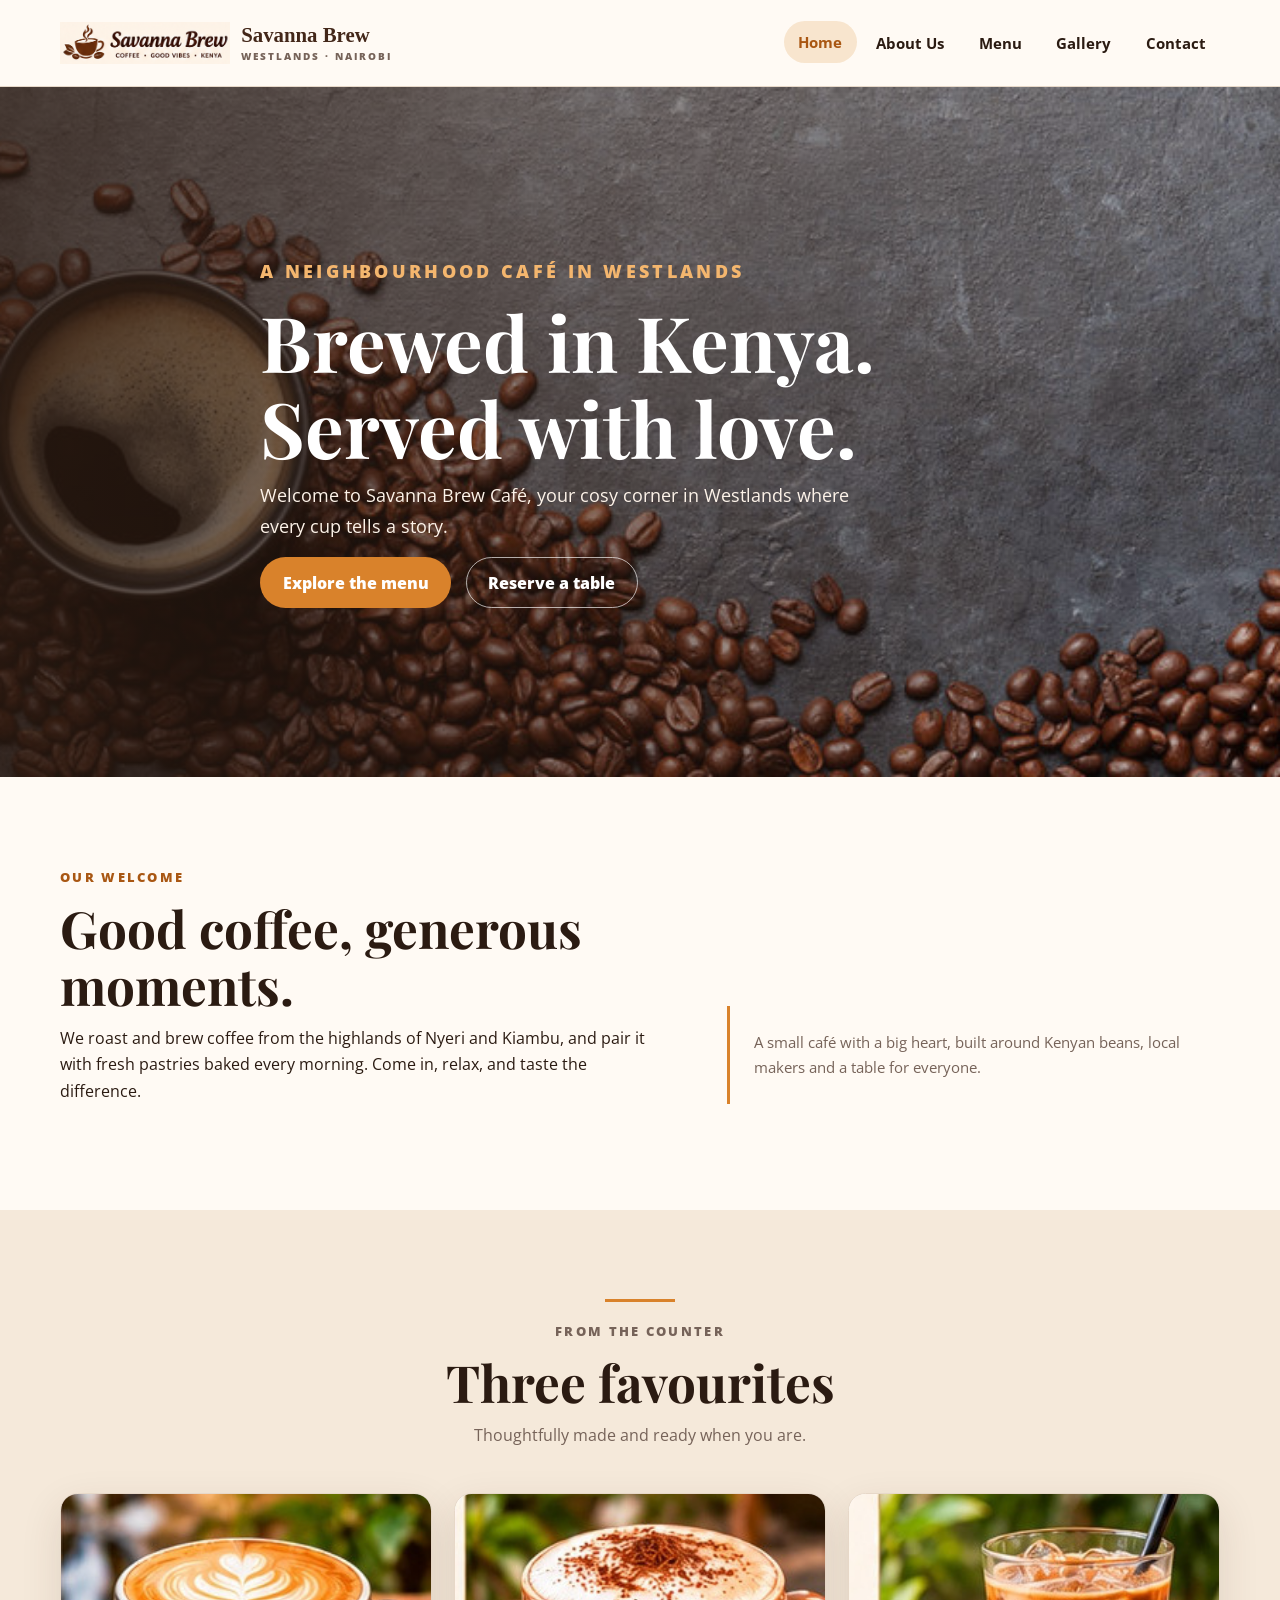
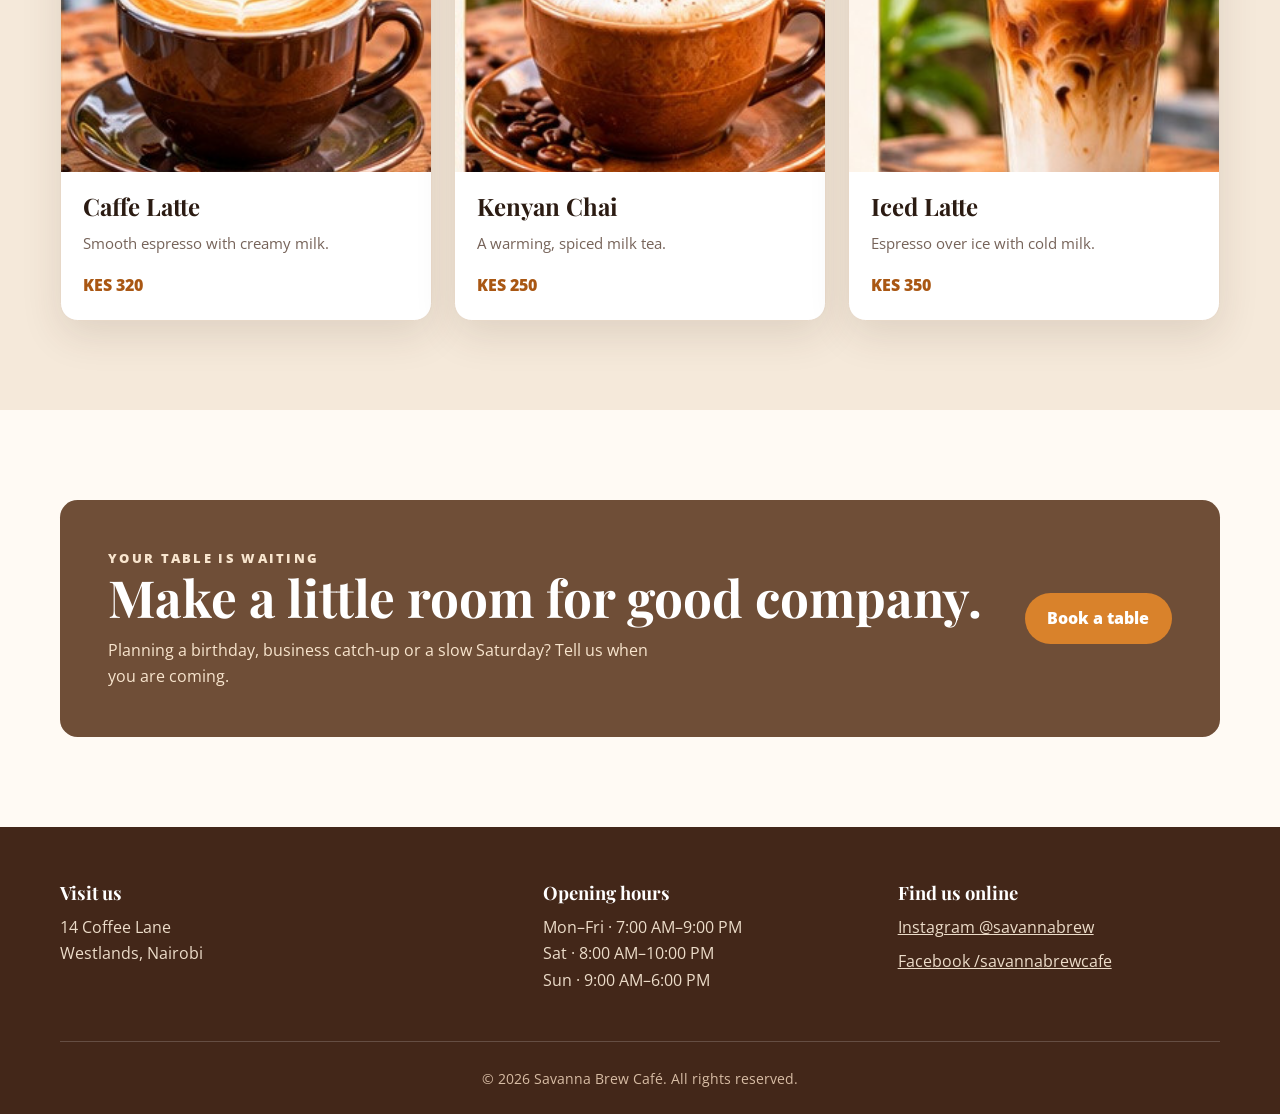
<file: index.html>
<!DOCTYPE html>
<html lang="en">
<head>
  <meta charset="UTF-8">
  <meta name="viewport" content="width=device-width, initial-scale=1.0">
  <title>Home | Savanna Brew Café</title>
  <link rel="preconnect" href="https://fonts.googleapis.com">
  <link rel="preconnect" href="https://fonts.gstatic.com" crossorigin>
  <link href="https://fonts.googleapis.com/css2?family=Open+Sans:wght@400;600;700;800&family=Playfair+Display:wght@600;700&display=swap" rel="stylesheet">
  <link rel="stylesheet" href="css/style.css">
</head>
<body>
  <header class="site-header"><div class="container nav-wrap">
    <a class="brand" href="index.html"><img class="brand-logo" src="resources/brand/savanna-brew-logo.png" alt="Savanna Brew Café logo"><span class="brand-copy"><span class="brand-name">Savanna Brew</span><span class="brand-subtitle">Westlands · Nairobi</span></span></a>
    <nav class="site-nav" aria-label="Main navigation"><a href="index.html" aria-current="page">Home</a><a href="about.html">About Us</a><a href="menu.html">Menu</a><a href="gallery.html">Gallery</a><a href="contact.html">Contact</a></nav>
  </div></header>
  <main>
    <section class="hero"><div class="container hero-content"><p class="eyebrow">A neighbourhood café in Westlands</p><h1>Brewed in Kenya. Served with love.</h1><p>Welcome to Savanna Brew Café, your cosy corner in Westlands where every cup tells a story.</p><div class="button-row"><a class="button" href="menu.html">Explore the menu</a><a class="button button--ghost" href="contact.html">Reserve a table</a></div></div></section>
    <section class="section"><div class="container intro"><div class="intro-copy"><p class="eyebrow">Our welcome</p><h2>Good coffee, generous moments.</h2><p>We roast and brew coffee from the highlands of Nyeri and Kiambu, and pair it with fresh pastries baked every morning. Come in, relax, and taste the difference.</p></div><p class="intro-note">A small café with a big heart, built around Kenyan beans, local makers and a table for everyone.</p></div></section>
    <section class="section section--tinted"><div class="container"><div class="section-heading"><div class="rule"></div><p class="eyebrow">From the counter</p><h2>Three favourites</h2><p>Thoughtfully made and ready when you are.</p></div><div class="card-grid">
      <article class="feature-card"><img src="resources/gallery/latte.jpg" alt="Latte with detailed foam art in a ceramic cup"><div class="feature-card-content"><h3>Caffe Latte</h3><p>Smooth espresso with creamy milk.</p><span class="feature-card-price">KES 320</span></div></article>
      <article class="feature-card"><img src="resources/gallery/cappuccino.jpg" alt="Freshly brewed cappuccino in a ceramic cup"><div class="feature-card-content"><h3>Kenyan Chai</h3><p>A warming, spiced milk tea.</p><span class="feature-card-price">KES 250</span></div></article>
      <article class="feature-card"><img src="resources/gallery/iced-latte.jpg" alt="Iced latte in a glass on a woven coaster"><div class="feature-card-content"><h3>Iced Latte</h3><p>Espresso over ice with cold milk.</p><span class="feature-card-price">KES 350</span></div></article>
    </div></div></section>
    <section class="section"><div class="container"><div class="cta-band"><div><p class="eyebrow">Your table is waiting</p><h2>Make a little room for good company.</h2><p>Planning a birthday, business catch-up or a slow Saturday? Tell us when you are coming.</p></div><a class="button" href="contact.html">Book a table</a></div></div></section>
  </main>
  <footer class="site-footer"><div class="container footer-grid"><div><h3>Visit us</h3><p>14 Coffee Lane<br>Westlands, Nairobi</p></div><div><h3>Opening hours</h3><p>Mon–Fri · 7:00 AM–9:00 PM<br>Sat · 8:00 AM–10:00 PM<br>Sun · 9:00 AM–6:00 PM</p></div><div><h3>Find us online</h3><ul class="footer-links"><li><a href="https://www.instagram.com/" target="_blank" rel="noopener">Instagram @savannabrew</a></li><li><a href="https://www.facebook.com/" target="_blank" rel="noopener">Facebook /savannabrewcafe</a></li></ul></div></div><div class="container copyright">© 2026 Savanna Brew Café. All rights reserved.</div></footer>
</body>
</html>
</file>
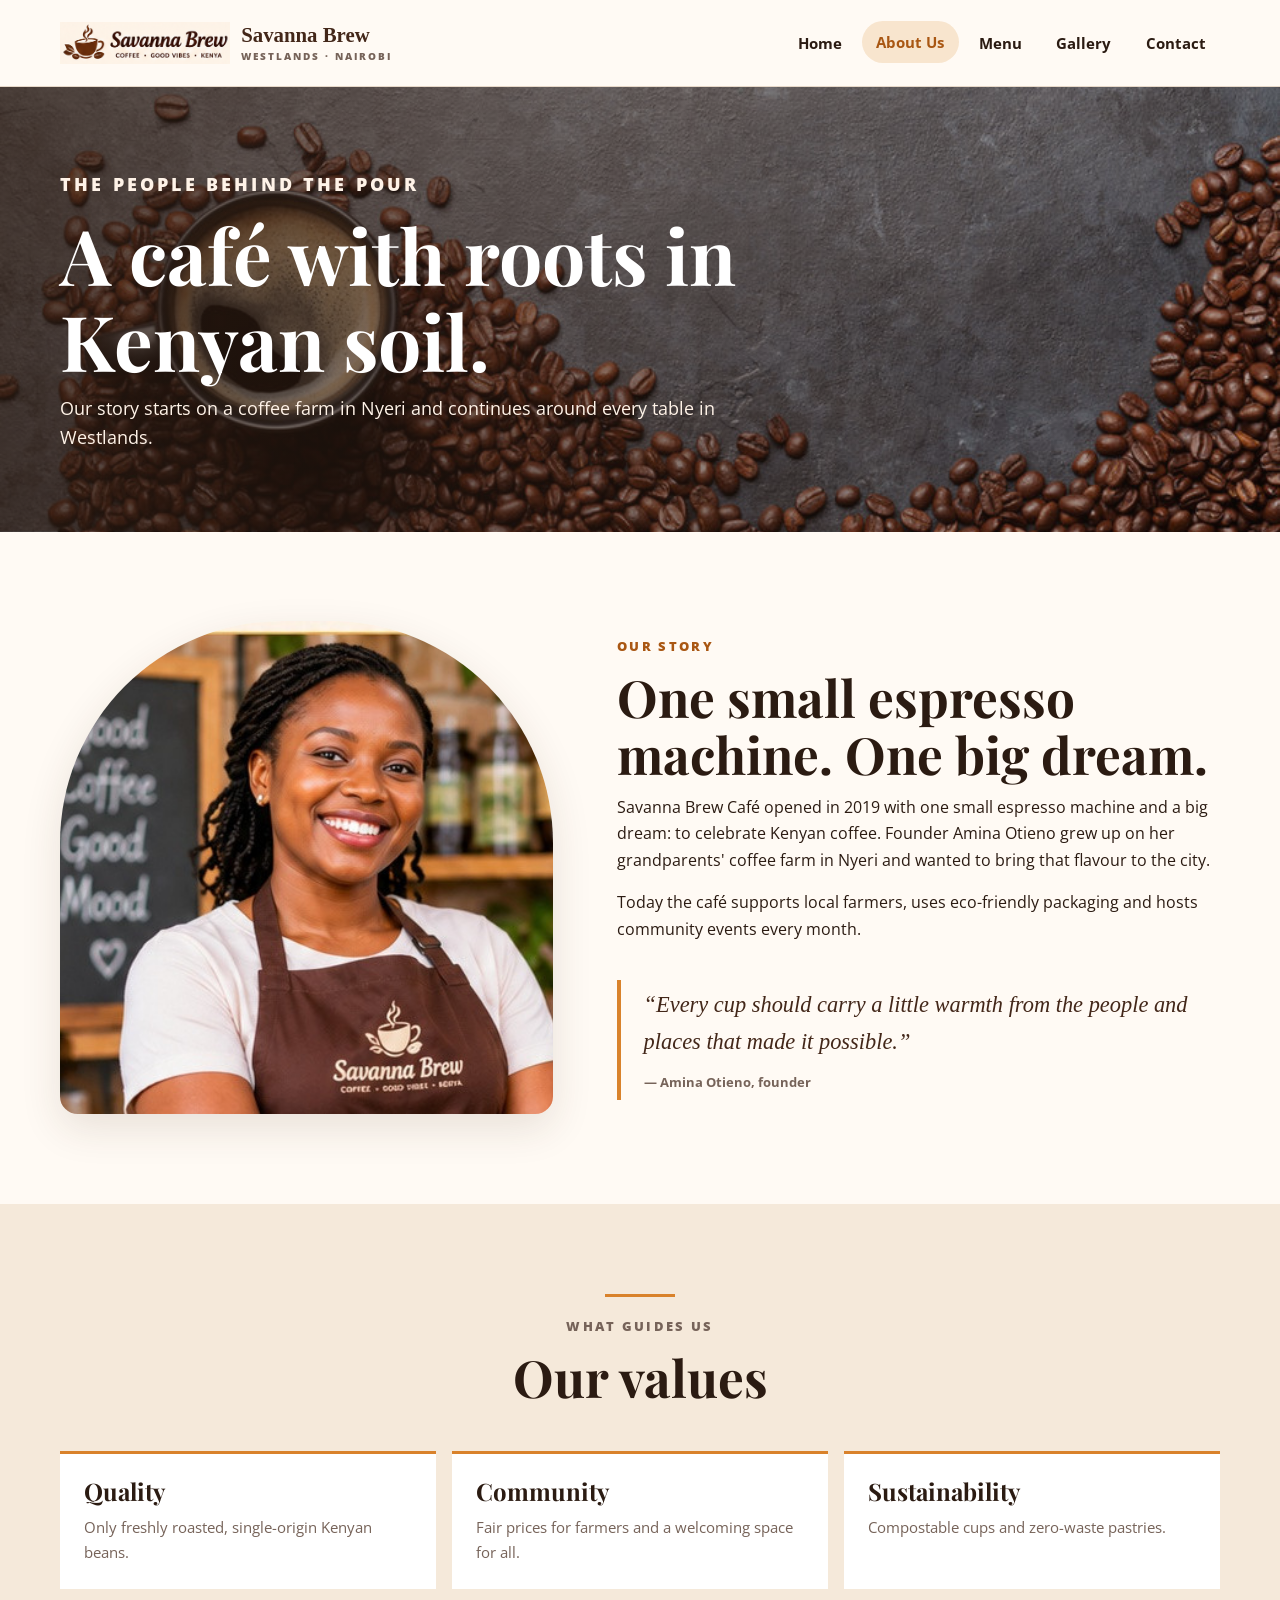
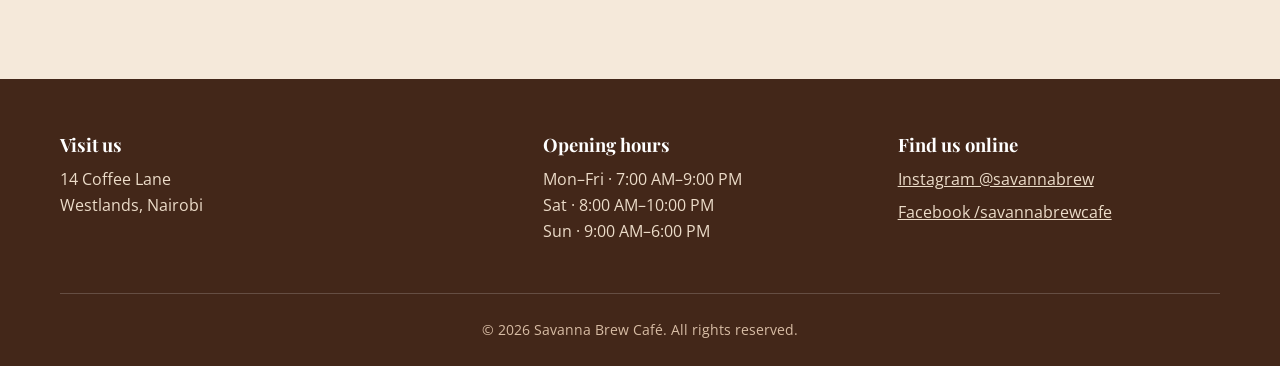
<file: about.html>
<!DOCTYPE html>
<html lang="en">
<head><meta charset="UTF-8"><meta name="viewport" content="width=device-width, initial-scale=1.0"><title>About Us | Savanna Brew Café</title><link rel="preconnect" href="https://fonts.googleapis.com"><link rel="preconnect" href="https://fonts.gstatic.com" crossorigin><link href="https://fonts.googleapis.com/css2?family=Open+Sans:wght@400;600;700;800&family=Playfair+Display:wght@600;700&display=swap" rel="stylesheet"><link rel="stylesheet" href="css/style.css"></head>
<body><header class="site-header"><div class="container nav-wrap"><a class="brand" href="index.html"><img class="brand-logo" src="resources/brand/savanna-brew-logo.png" alt="Savanna Brew Café logo"><span class="brand-copy"><span class="brand-name">Savanna Brew</span><span class="brand-subtitle">Westlands · Nairobi</span></span></a><nav class="site-nav" aria-label="Main navigation"><a href="index.html">Home</a><a href="about.html" aria-current="page">About Us</a><a href="menu.html">Menu</a><a href="gallery.html">Gallery</a><a href="contact.html">Contact</a></nav></div></header>
<main><section class="page-hero page-hero--image page-hero--about"><div class="container"><p class="eyebrow">The people behind the pour</p><h1>A café with roots in Kenyan soil.</h1><p>Our story starts on a coffee farm in Nyeri and continues around every table in Westlands.</p></div></section><section class="section"><div class="container split"><img class="owner-image" src="resources/about/founder-portrait.jpg" alt="Smiling café owner standing behind a coffee counter"><div><p class="eyebrow">Our story</p><h2>One small espresso machine. One big dream.</h2><p>Savanna Brew Café opened in 2019 with one small espresso machine and a big dream: to celebrate Kenyan coffee. Founder Amina Otieno grew up on her grandparents' coffee farm in Nyeri and wanted to bring that flavour to the city.</p><p>Today the café supports local farmers, uses eco-friendly packaging and hosts community events every month.</p><blockquote>“Every cup should carry a little warmth from the people and places that made it possible.”<cite>— Amina Otieno, founder</cite></blockquote></div></div></section><section class="section section--tinted"><div class="container"><div class="section-heading"><div class="rule"></div><p class="eyebrow">What guides us</p><h2>Our values</h2></div><div class="values-grid"><article class="value-card"><h3>Quality</h3><p>Only freshly roasted, single-origin Kenyan beans.</p></article><article class="value-card"><h3>Community</h3><p>Fair prices for farmers and a welcoming space for all.</p></article><article class="value-card"><h3>Sustainability</h3><p>Compostable cups and zero-waste pastries.</p></article></div></div></section></main>
<footer class="site-footer"><div class="container footer-grid"><div><h3>Visit us</h3><p>14 Coffee Lane<br>Westlands, Nairobi</p></div><div><h3>Opening hours</h3><p>Mon–Fri · 7:00 AM–9:00 PM<br>Sat · 8:00 AM–10:00 PM<br>Sun · 9:00 AM–6:00 PM</p></div><div><h3>Find us online</h3><ul class="footer-links"><li><a href="https://www.instagram.com/" target="_blank" rel="noopener">Instagram @savannabrew</a></li><li><a href="https://www.facebook.com/" target="_blank" rel="noopener">Facebook /savannabrewcafe</a></li></ul></div></div><div class="container copyright">© 2026 Savanna Brew Café. All rights reserved.</div></footer></body></html>
</file>
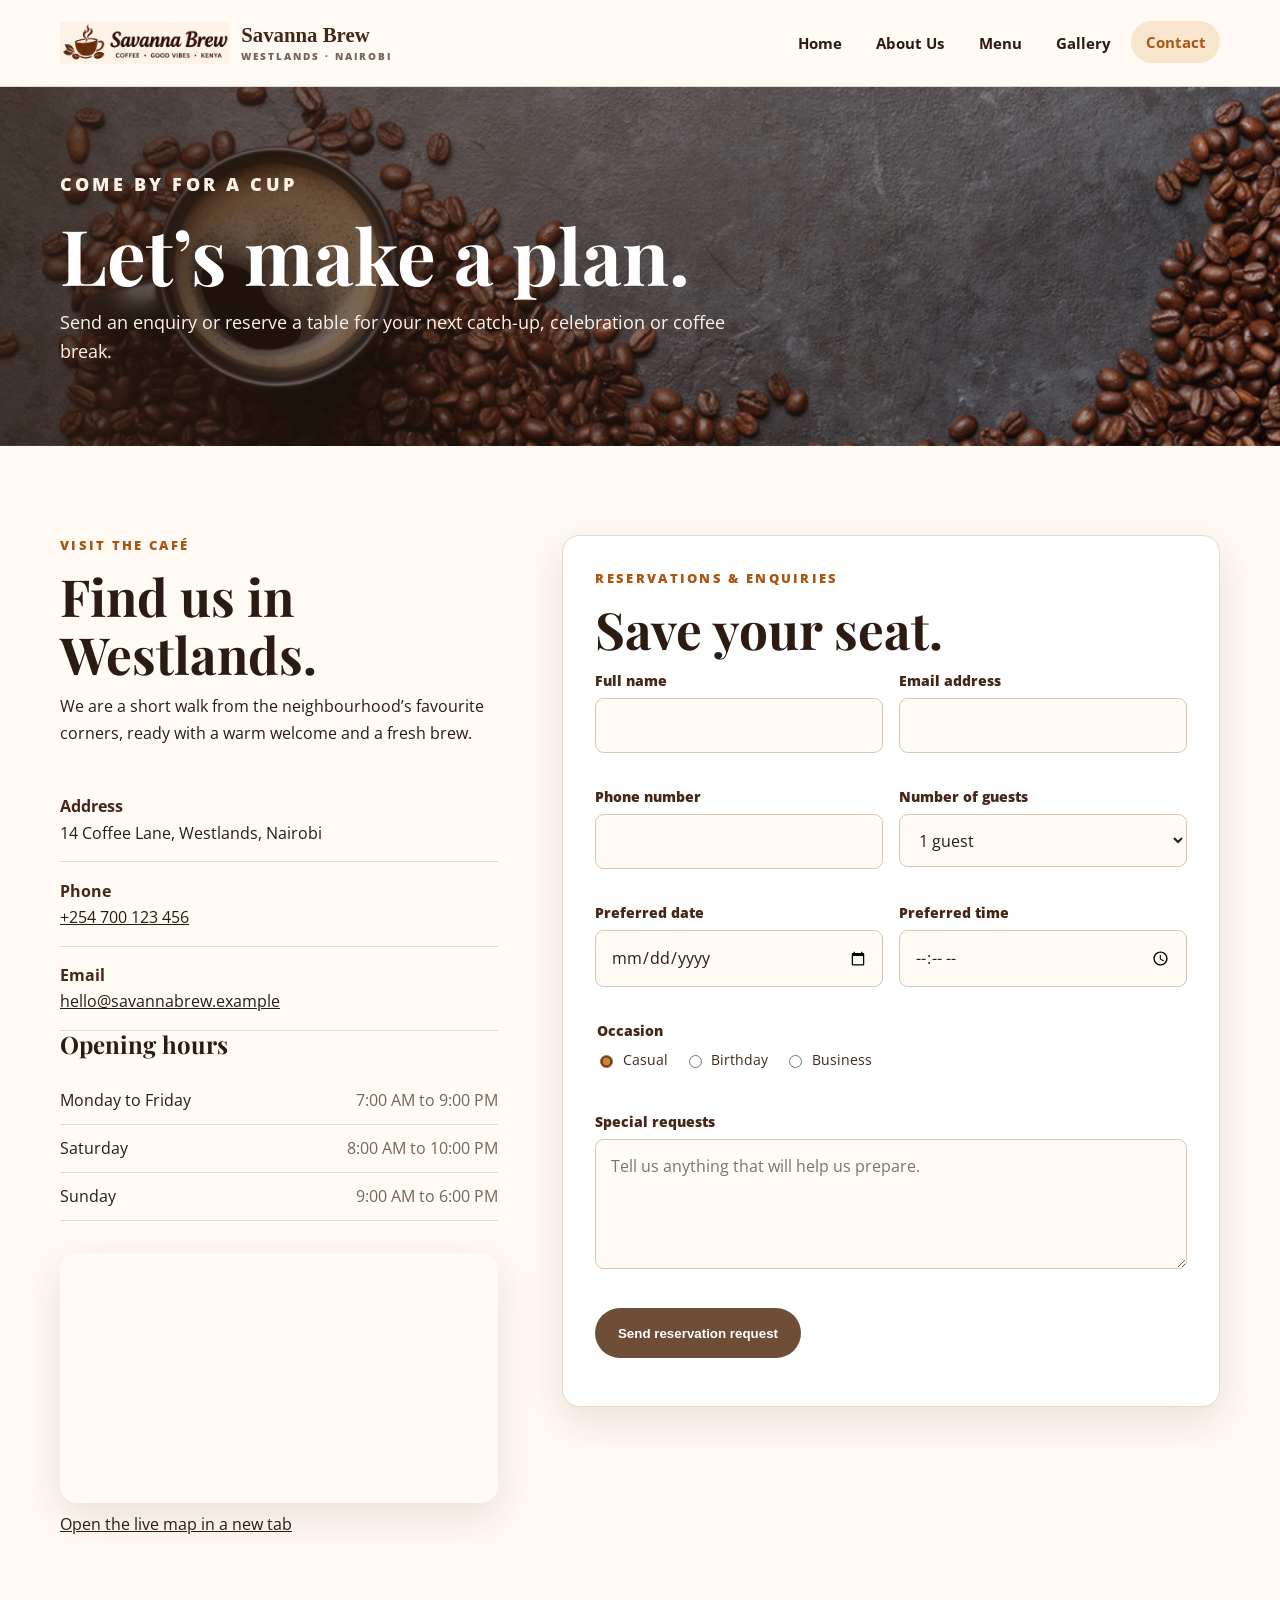
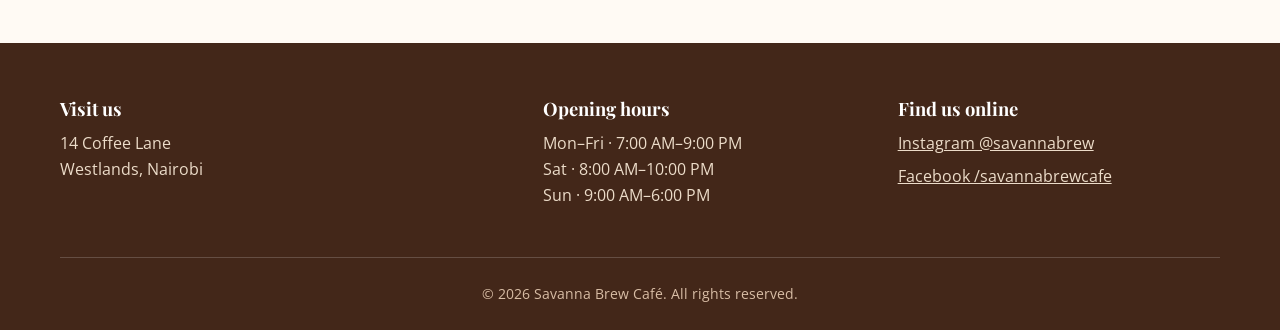
<file: contact.html>
<!DOCTYPE html>
<html lang="en">
<head>
  <meta charset="UTF-8">
  <meta name="viewport" content="width=device-width, initial-scale=1.0">
  <title>Contact & Reservations | Savanna Brew Café</title>
  <link rel="preconnect" href="https://fonts.googleapis.com">
  <link rel="preconnect" href="https://fonts.gstatic.com" crossorigin>
  <link href="https://fonts.googleapis.com/css2?family=Open+Sans:wght@400;600;700;800&family=Playfair+Display:wght@600;700&display=swap" rel="stylesheet">
  <link rel="stylesheet" href="css/style.css">
</head>
<body>
  <header class="site-header"><div class="container nav-wrap">
    <a class="brand" href="index.html"><img class="brand-logo" src="resources/brand/savanna-brew-logo.png" alt="Savanna Brew Café logo"><span class="brand-copy"><span class="brand-name">Savanna Brew</span><span class="brand-subtitle">Westlands · Nairobi</span></span></a>
    <nav class="site-nav" aria-label="Main navigation"><a href="index.html">Home</a><a href="about.html">About Us</a><a href="menu.html">Menu</a><a href="gallery.html">Gallery</a><a href="contact.html" aria-current="page">Contact</a></nav>
  </div></header>
  <main>
    <section class="page-hero page-hero--image page-hero--contact"><div class="container"><p class="eyebrow">Come by for a cup</p><h1>Let’s make a plan.</h1><p>Send an enquiry or reserve a table for your next catch-up, celebration or coffee break.</p></div></section>
    <section class="section"><div class="container contact-grid">
      <div>
        <p class="eyebrow">Visit the café</p><h2>Find us in Westlands.</h2><p>We are a short walk from the neighbourhood’s favourite corners, ready with a warm welcome and a fresh brew.</p>
        <ul class="contact-list"><li><strong>Address</strong>14 Coffee Lane, Westlands, Nairobi</li><li><strong>Phone</strong><a href="tel:+254700123456">+254 700 123 456</a></li><li><strong>Email</strong><a href="mailto:hello@savannabrew.example">hello@savannabrew.example</a></li></ul>
        <h3>Opening hours</h3><table class="hours-table"><tbody><tr><td>Monday to Friday</td><td>7:00 AM to 9:00 PM</td></tr><tr><td>Saturday</td><td>8:00 AM to 10:00 PM</td></tr><tr><td>Sunday</td><td>9:00 AM to 6:00 PM</td></tr></tbody></table>
        <iframe class="map-frame" title="Live map of Westlands, Nairobi" src="https://www.openstreetmap.org/export/embed.html?bbox=36.7800%2C-1.2700%2C36.8300%2C-1.2300&amp;layer=mapnik&amp;marker=-1.2500%2C36.8050" loading="lazy"></iframe>
        <p><a href="https://www.openstreetmap.org/?mlat=-1.2500&amp;mlon=36.8050#map=14/-1.2500/36.8050" target="_blank" rel="noopener">Open the live map in a new tab</a></p>
      </div>
      <form class="reservation-form" action="#" method="post"><p class="eyebrow">Reservations & enquiries</p><h2>Save your seat.</h2><div class="form-grid"><div class="form-group"><label for="name">Full name</label><input id="name" name="name" type="text" required></div><div class="form-group"><label for="email">Email address</label><input id="email" name="email" type="email" required></div><div class="form-group"><label for="phone">Phone number</label><input id="phone" name="phone" type="tel"></div><div class="form-group"><label for="guests">Number of guests</label><select id="guests" name="guests"><option value="1">1 guest</option><option value="2">2 guests</option><option value="3">3 guests</option><option value="4">4 guests</option><option value="5">5 guests</option><option value="6">6 guests</option><option value="7">7 guests</option><option value="8">8 guests</option><option value="9">9 guests</option><option value="10">10 guests</option></select></div><div class="form-group"><label for="date">Preferred date</label><input id="date" name="date" type="date" required></div><div class="form-group"><label for="time">Preferred time</label><input id="time" name="time" type="time" required></div><fieldset class="form-group form-group--full"><legend>Occasion</legend><div class="radio-row"><label class="radio-option"><input type="radio" name="occasion" value="casual" checked> Casual</label><label class="radio-option"><input type="radio" name="occasion" value="birthday"> Birthday</label><label class="radio-option"><input type="radio" name="occasion" value="business"> Business</label></div></fieldset><div class="form-group form-group--full"><label for="requests">Special requests</label><textarea id="requests" name="requests" placeholder="Tell us anything that will help us prepare."></textarea></div><div class="form-group form-group--full"><button class="button button--dark" type="submit">Send reservation request</button></div></div></form>
    </div></section>
  </main>
  <footer class="site-footer"><div class="container footer-grid"><div><h3>Visit us</h3><p>14 Coffee Lane<br>Westlands, Nairobi</p></div><div><h3>Opening hours</h3><p>Mon–Fri · 7:00 AM–9:00 PM<br>Sat · 8:00 AM–10:00 PM<br>Sun · 9:00 AM–6:00 PM</p></div><div><h3>Find us online</h3><ul class="footer-links"><li><a href="https://www.instagram.com/" target="_blank" rel="noopener">Instagram @savannabrew</a></li><li><a href="https://www.facebook.com/" target="_blank" rel="noopener">Facebook /savannabrewcafe</a></li></ul></div></div><div class="container copyright">© 2026 Savanna Brew Café. All rights reserved.</div></footer>
</body>
</html>
</file>
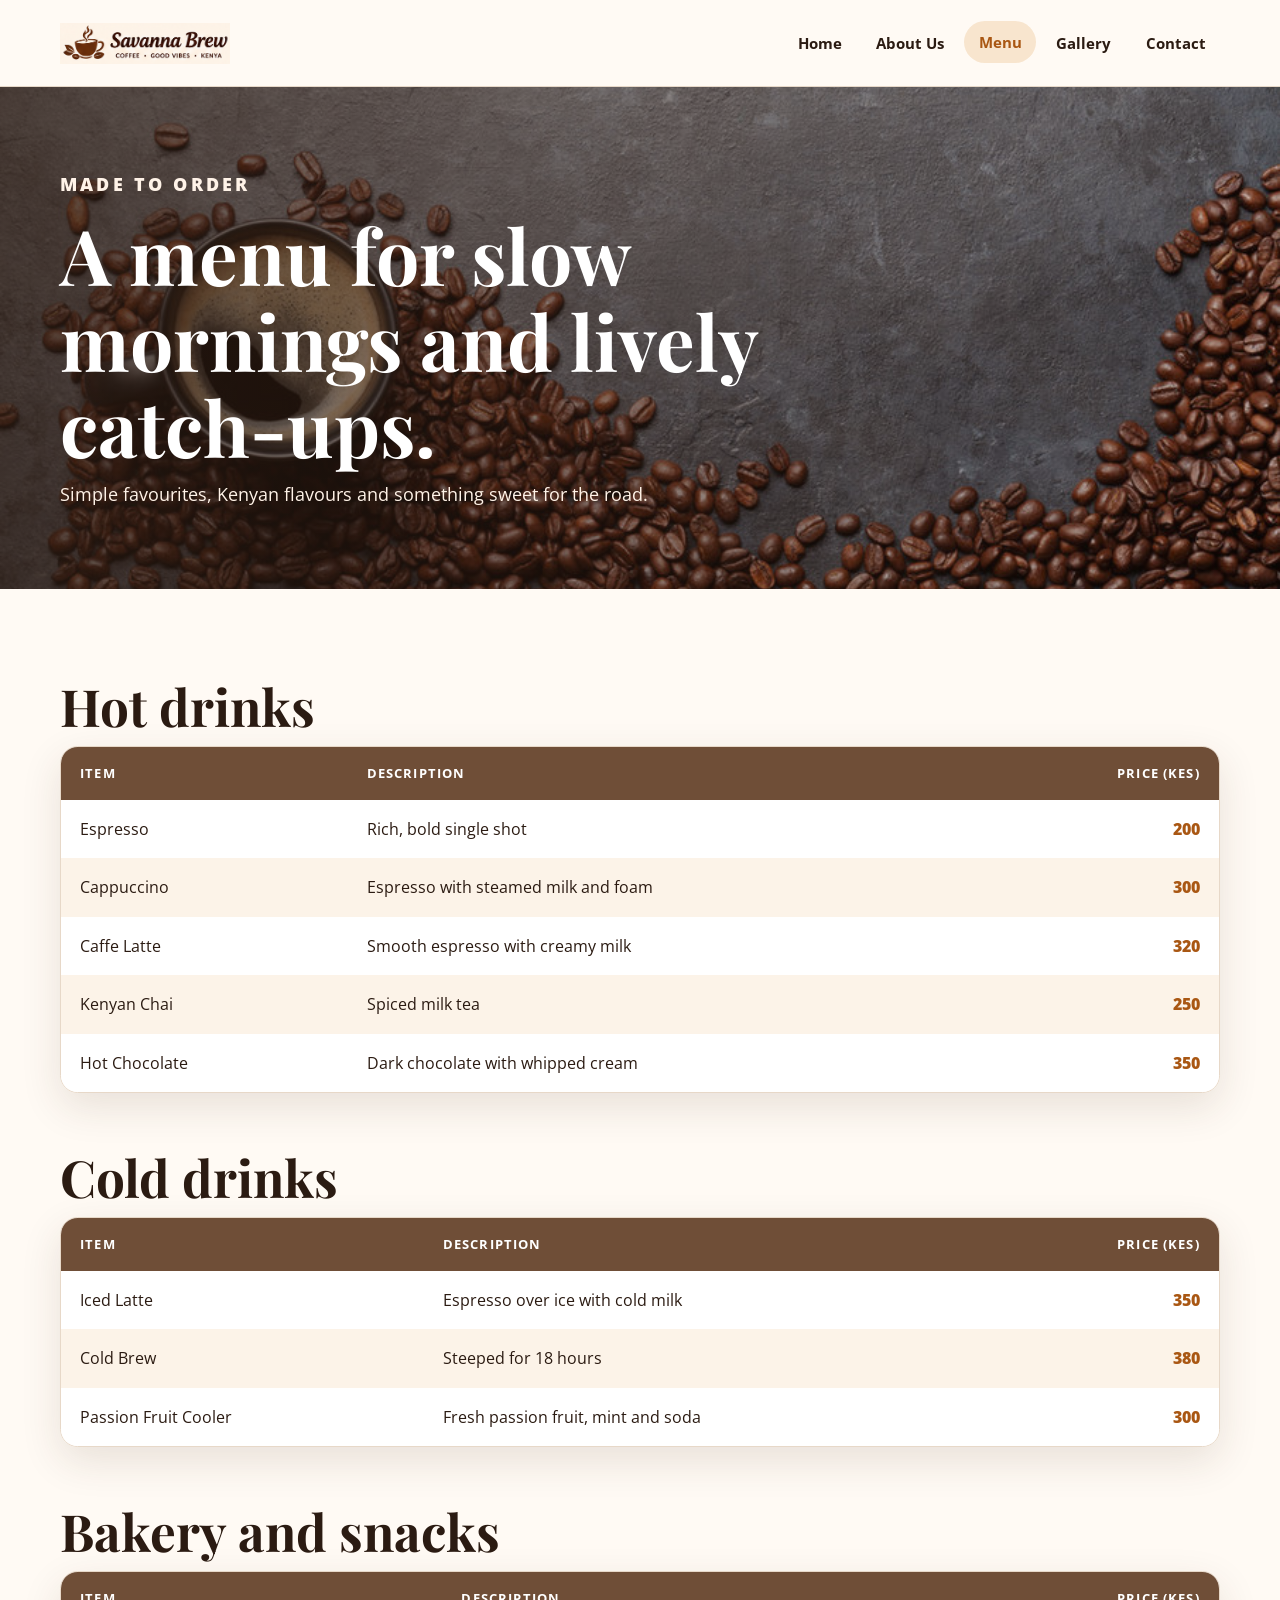
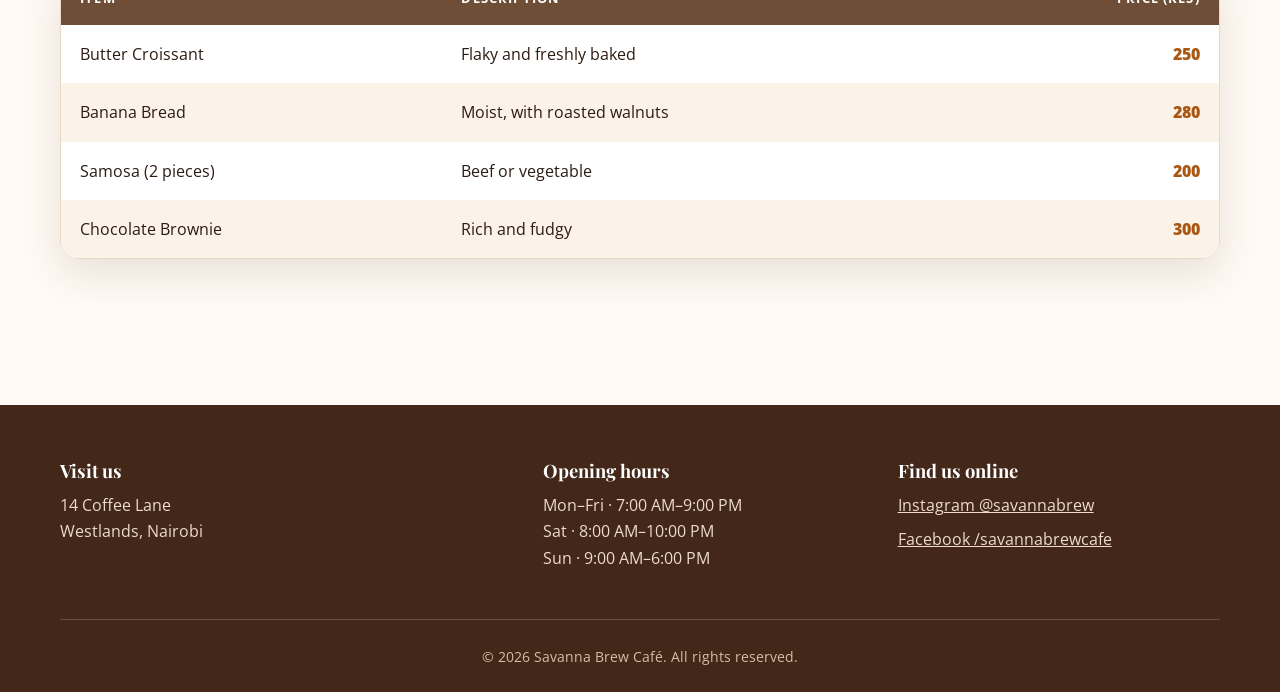
<file: menu.html>
<!DOCTYPE html>
<html lang="en">
<head><meta charset="UTF-8"><meta name="viewport" content="width=device-width, initial-scale=1.0"><title>Menu | Savanna Brew Café</title><link rel="preconnect" href="https://fonts.googleapis.com"><link rel="preconnect" href="https://fonts.gstatic.com" crossorigin><link href="https://fonts.googleapis.com/css2?family=Open+Sans:wght@400;600;700;800&family=Playfair+Display:wght@600;700&display=swap" rel="stylesheet"><link rel="stylesheet" href="css/style.css"></head>
<body><header class="site-header"><div class="container nav-wrap"><a class="brand" href="index.html"><span class="brand-mark" aria-hidden="true">☕</span><span class="brand-copy"><span class="brand-name">Savanna Brew</span><span class="brand-subtitle">Westlands · Nairobi</span></span></a><nav class="site-nav" aria-label="Main navigation"><a href="index.html">Home</a><a href="about.html">About Us</a><a href="menu.html" aria-current="page">Menu</a><a href="gallery.html">Gallery</a><a href="contact.html">Contact</a></nav></div></header>
<main><section class="page-hero"><div class="container"><p class="eyebrow">Made to order</p><h1>A menu for slow mornings and lively catch-ups.</h1><p>Simple favourites, Kenyan flavours and something sweet for the road.</p></div></section><section class="section"><div class="container"><section class="menu-section"><h2>Hot drinks</h2><div class="table-wrap"><table class="menu-table"><thead><tr><th scope="col">Item</th><th scope="col">Description</th><th scope="col">Price (KES)</th></tr></thead><tbody><tr><td>Espresso</td><td>Rich, bold single shot</td><td>200</td></tr><tr><td>Cappuccino</td><td>Espresso with steamed milk and foam</td><td>300</td></tr><tr><td>Caffe Latte</td><td>Smooth espresso with creamy milk</td><td>320</td></tr><tr><td>Kenyan Chai</td><td>Spiced milk tea</td><td>250</td></tr><tr><td>Hot Chocolate</td><td>Dark chocolate with whipped cream</td><td>350</td></tr></tbody></table></div></section><section class="menu-section"><h2>Cold drinks</h2><div class="table-wrap"><table class="menu-table"><thead><tr><th scope="col">Item</th><th scope="col">Description</th><th scope="col">Price (KES)</th></tr></thead><tbody><tr><td>Iced Latte</td><td>Espresso over ice with cold milk</td><td>350</td></tr><tr><td>Cold Brew</td><td>Steeped for 18 hours</td><td>380</td></tr><tr><td>Passion Fruit Cooler</td><td>Fresh passion fruit, mint and soda</td><td>300</td></tr></tbody></table></div></section><section class="menu-section"><h2>Bakery and snacks</h2><div class="table-wrap"><table class="menu-table"><thead><tr><th scope="col">Item</th><th scope="col">Description</th><th scope="col">Price (KES)</th></tr></thead><tbody><tr><td>Butter Croissant</td><td>Flaky and freshly baked</td><td>250</td></tr><tr><td>Banana Bread</td><td>Moist, with roasted walnuts</td><td>280</td></tr><tr><td>Samosa (2 pieces)</td><td>Beef or vegetable</td><td>200</td></tr><tr><td>Chocolate Brownie</td><td>Rich and fudgy</td><td>300</td></tr></tbody></table></div></section></div></section></main>
<footer class="site-footer"><div class="container footer-grid"><div><h3>Visit us</h3><p>14 Coffee Lane<br>Westlands, Nairobi</p></div><div><h3>Opening hours</h3><p>Mon–Fri · 7:00 AM–9:00 PM<br>Sat · 8:00 AM–10:00 PM<br>Sun · 9:00 AM–6:00 PM</p></div><div><h3>Find us online</h3><ul class="footer-links"><li><a href="https://www.instagram.com/" target="_blank" rel="noopener">Instagram @savannabrew</a></li><li><a href="https://www.facebook.com/" target="_blank" rel="noopener">Facebook /savannabrewcafe</a></li></ul></div></div><div class="container copyright">© 2026 Savanna Brew Café. All rights reserved.</div></footer></body></html>
</file>
<file: css/style.css>
/* ------------------------------
   Savanna Brew design tokens
--------------------------------- */
:root {
  --coffee: #6f4e37;
  --coffee-dark: #432719;
  --cream: #f5e9da;
  --cream-light: #fffaf4;
  --orange: #d9822b;
  --orange-dark: #a95713;
  --ink: #2b1b12;
  --muted: #766359;
  --line: #e7d8c8;
  --shadow: 0 14px 40px rgba(67, 39, 25, 0.12);
  --radius: 1.1rem;
}

/* Base */
* { box-sizing: border-box; }
html { scroll-behavior: smooth; }
body {
  margin: 0;
  color: var(--ink);
  background: var(--cream-light);
  font-family: "Open Sans", Arial, sans-serif;
  font-size: 16px;
  line-height: 1.65;
}
img { display: block; max-width: 100%; }
a { color: inherit; }
a:hover, a:focus-visible { color: var(--orange-dark); }
:focus-visible { outline: 3px solid var(--orange); outline-offset: 4px; }
h1, h2, h3, h4 { margin: 0 0 0.65rem; font-family: "Playfair Display", Georgia, serif; line-height: 1.12; }
h1 { font-size: clamp(2.8rem, 6vw, 5.8rem); }
h2 { font-size: clamp(2rem, 4vw, 3.4rem); }
h3 { font-size: 1.5rem; }
p { margin: 0 0 1rem; }
.container { width: min(1160px, calc(100% - 3rem)); margin: 0 auto; }
.section { padding: 5.6rem 0; }
.section--tinted { background: var(--cream); }
.section-heading { max-width: 720px; margin: 0 auto 2.8rem; text-align: center; }
.section-heading p { color: var(--muted); }
.eyebrow { margin-bottom: 0.75rem; color: var(--orange-dark); font-size: 0.8rem; font-weight: 800; letter-spacing: 0.18em; text-transform: uppercase; }

/* Header and navigation */
.site-header { position: sticky; top: 0; z-index: 20; background: rgba(255, 250, 244, 0.95); border-bottom: 1px solid var(--line); backdrop-filter: blur(12px); }
.nav-wrap { display: flex; align-items: center; justify-content: space-between; gap: 2rem; min-height: 86px; }
.brand { display: inline-flex; align-items: center; gap: 0.7rem; color: var(--coffee-dark); text-decoration: none; }
.brand-logo { width: 170px; height: auto; }
.brand-mark { display: block; width: 170px; height: 42px; border-radius: 0; background: url("../resources/brand/savanna-brew-logo.png") center/contain no-repeat; font-size: 0; }
.brand:has(.brand-mark) .brand-copy { display: none; }
.brand-copy { display: grid; line-height: 1; }
.brand-name { font-family: Georgia, serif; font-size: 1.3rem; font-weight: 700; }
.brand-subtitle { margin-top: 0.27rem; color: var(--muted); font-size: 0.63rem; font-weight: 800; letter-spacing: 0.2em; text-transform: uppercase; }
.site-nav { display: flex; flex-wrap: wrap; align-items: center; justify-content: flex-end; gap: 0.35rem; }
.site-nav a { padding: 0.55rem 0.9rem; border-radius: 999px; color: var(--ink); font-size: 0.92rem; font-weight: 700; text-decoration: none; transition: color 180ms ease, background 180ms ease, transform 180ms ease; }
.site-nav a:hover, .site-nav a:focus-visible, .site-nav a[aria-current="page"] { color: var(--orange-dark); background: #f8e5ce; transform: translateY(-1px); }

/* Buttons and reusable blocks */
.button { display: inline-flex; align-items: center; justify-content: center; min-height: 50px; padding: 0.72rem 1.35rem; border: 1px solid transparent; border-radius: 999px; background: var(--orange); color: #fff; font-weight: 800; text-decoration: none; transition: transform 180ms ease, background 180ms ease, box-shadow 180ms ease; }
.button:hover, .button:focus-visible { background: var(--orange-dark); color: #fff; box-shadow: 0 8px 18px rgba(169, 87, 19, 0.25); transform: translateY(-2px); }
.button--ghost { border-color: rgba(255,255,255,0.65); background: transparent; }
.button--ghost:hover, .button--ghost:focus-visible { background: #fff; color: var(--coffee-dark); }
.button--dark { background: var(--coffee); }
.button-row { display: flex; flex-wrap: wrap; gap: 0.9rem; align-items: center; }
.rule { width: 70px; height: 3px; margin: 0 auto 1.2rem; background: var(--orange); }

/* Hero */
.hero { min-height: 690px; display: grid; align-items: center; background: linear-gradient(90deg, rgba(43,27,18,0.8), rgba(43,27,18,0.08)), url("../resources/banners/site-banner.png") center/cover; color: #fff; }
.hero-content { max-width: 760px; padding: 7rem 0; }
.hero-content > * { animation: heroFadeUp 700ms ease-out both; }
.hero-content > *:nth-child(2) { animation-delay: 100ms; }
.hero-content > *:nth-child(3) { animation-delay: 180ms; }
.hero-content > *:nth-child(4) { animation-delay: 260ms; }
.hero h1 { max-width: 700px; }
.hero p { max-width: 590px; color: #fdf3e9; font-size: 1.15rem; }
.hero .eyebrow { color: #f4b66e; }

@keyframes heroFadeUp {
  from { opacity: 0; transform: translateY(18px); }
  to { opacity: 1; transform: translateY(0); }
}

/* Home feature cards */
.intro { display: grid; grid-template-columns: 1.1fr 0.9fr; gap: 4rem; align-items: end; }
.intro-copy { max-width: 650px; }
.intro-note { padding: 1.5rem; border-left: 3px solid var(--orange); color: var(--muted); font-size: 0.95rem; }
.card-grid { display: flex; gap: 1.4rem; }
.feature-card { flex: 1; overflow: hidden; border: 1px solid var(--line); border-radius: var(--radius); background: #fff; box-shadow: var(--shadow); transition: transform 200ms ease, box-shadow 200ms ease; }
.feature-card:hover { box-shadow: 0 22px 44px rgba(67, 39, 25, 0.18); transform: translateY(-8px); }
.feature-card img { width: 100%; aspect-ratio: 4 / 3; object-fit: cover; }
.feature-card-content { padding: 1.35rem; }
.feature-card-content p { color: var(--muted); font-size: 0.95rem; }
.feature-card-price { color: var(--orange-dark); font-weight: 800; }
.cta-band { display: flex; align-items: center; justify-content: space-between; gap: 2rem; padding: 3rem; border-radius: var(--radius); background: var(--coffee); color: #fff; }
.cta-band p { max-width: 560px; margin: 0; color: #f8e5ce; }

/* Interior page layouts */
.page-hero { padding: 5.2rem 0 4rem; color: #fff; background: linear-gradient(90deg, rgba(43,27,18,0.76), rgba(43,27,18,0.18)), url("../resources/banners/site-banner.png") center/cover; }
.page-hero--image { color: #fff; background-position: center; background-size: cover; }
.page-hero--about, .page-hero--menu, .page-hero--gallery, .page-hero--contact { background-image: linear-gradient(90deg, rgba(43,27,18,0.76), rgba(43,27,18,0.18)), url("../resources/banners/site-banner.png"); }
.page-hero--image p { color: #fff3e8; }
.page-hero h1 { max-width: 760px; }
.page-hero p { max-width: 680px; color: #fff3e8; font-size: 1.1rem; }
.split { display: grid; grid-template-columns: 0.9fr 1.1fr; gap: 4rem; align-items: center; }
.owner-image { width: 100%; aspect-ratio: 1; object-fit: cover; border-radius: 45% 45% 1.1rem 1.1rem; box-shadow: var(--shadow); }
.values-grid { display: grid; grid-template-columns: repeat(3, 1fr); gap: 1rem; margin-top: 2.3rem; }
.value-card { padding: 1.5rem; border-top: 3px solid var(--orange); background: #fff; }
.value-card p { margin: 0; color: var(--muted); font-size: 0.94rem; }
blockquote { margin: 2.4rem 0 0; padding: 0.4rem 0 0.4rem 1.4rem; border-left: 4px solid var(--orange); color: var(--coffee-dark); font-family: Georgia, serif; font-size: 1.4rem; font-style: italic; }
blockquote cite { display: block; margin-top: 0.7rem; color: var(--muted); font-family: "Open Sans", Arial, sans-serif; font-size: 0.82rem; font-style: normal; font-weight: 700; }

/* Menu tables */
.menu-section { margin-bottom: 3.5rem; }
.table-wrap { overflow-x: auto; border: 1px solid var(--line); border-radius: var(--radius); box-shadow: var(--shadow); }
.menu-table { width: 100%; min-width: 600px; border-collapse: collapse; background: #fff; }
.menu-table th, .menu-table td { padding: 1rem 1.2rem; text-align: left; }
.menu-table thead { background: var(--coffee); color: #fff; }
.menu-table th { font-size: 0.8rem; letter-spacing: 0.09em; text-transform: uppercase; }
.menu-table th:last-child, .menu-table td:last-child { text-align: right; }
.menu-table tbody tr:nth-child(even) { background: #fcf3e8; }
.menu-table tbody tr:hover { background: #f8e5ce; }
.menu-table td:last-child { color: var(--orange-dark); font-weight: 800; }

/* Gallery */
.gallery-grid { display: grid; grid-template-columns: repeat(4, 1fr); gap: 1rem; }
.gallery-item { position: relative; overflow: hidden; margin: 0; border-radius: var(--radius); background: var(--coffee); box-shadow: var(--shadow); }
.gallery-item img { width: 100%; aspect-ratio: 4 / 3; object-fit: cover; transition: transform 500ms ease; }
.gallery-item:hover img { transform: scale(1.06); }
.gallery-item figcaption { padding: 0.75rem 0.95rem; background: #fff; color: var(--coffee-dark); font-family: Georgia, serif; font-weight: 700; }
.gallery-item:nth-child(1) img { content: url("../resources/gallery/latte.jpg"); }
.gallery-item:nth-child(2) img { content: url("../resources/gallery/iced-coffee.jpg"); }
.gallery-item:nth-child(3) img { content: url("../resources/gallery/cappuccino.jpg"); }
.gallery-item:nth-child(4) img { content: url("../resources/gallery/croissant.jpg"); }
.gallery-item:nth-child(5) img { content: url("../resources/gallery/chocolate-cake.jpg"); }
.gallery-item:nth-child(6) img { content: url("../resources/gallery/iced-latte.jpg"); }
.gallery-item:nth-child(7) img { content: url("../resources/gallery/fruit-tart.jpg"); }
.gallery-item:nth-child(8) img { content: url("../resources/gallery/muffin.jpg"); }

/* Contact */
.contact-grid { display: grid; grid-template-columns: 0.8fr 1.2fr; gap: 4rem; align-items: start; }
.map-frame { width: 100%; min-height: 250px; margin-top: 2rem; border: 0; border-radius: var(--radius); box-shadow: var(--shadow); }
.contact-list { padding: 0; margin: 2rem 0 0; list-style: none; }
.contact-list li { padding: 0.95rem 0; border-bottom: 1px solid var(--line); }
.contact-list strong { display: block; color: var(--coffee-dark); }
.hours-table { width: 100%; border-collapse: collapse; margin-top: 1.2rem; }
.hours-table td { padding: 0.65rem 0; border-bottom: 1px solid var(--line); }
.hours-table td:last-child { text-align: right; color: var(--muted); }
.reservation-form { padding: 2rem; border: 1px solid var(--line); border-radius: var(--radius); background: #fff; box-shadow: var(--shadow); }
.form-grid { display: grid; grid-template-columns: repeat(2, 1fr); gap: 1rem; }
.form-group { margin-bottom: 1rem; }
.form-group--full { grid-column: 1 / -1; }
label, legend { display: block; margin-bottom: 0.35rem; color: var(--coffee-dark); font-size: 0.9rem; font-weight: 800; }
input, select, textarea { width: 100%; padding: 0.82rem 0.9rem; border: 1px solid #d8c6b4; border-radius: 0.55rem; background: var(--cream-light); color: var(--ink); font: inherit; }
input:focus, select:focus, textarea:focus { border-color: var(--orange); outline: 3px solid rgba(217,130,43,0.22); }
textarea { min-height: 130px; resize: vertical; }
fieldset { padding: 0; margin: 0 0 1rem; border: 0; }
.radio-row { display: flex; flex-wrap: wrap; gap: 1rem; }
.radio-option { display: flex; align-items: center; gap: 0.4rem; font-weight: 400; }
.radio-option input { width: auto; accent-color: var(--orange); }

/* Footer */
.site-footer { padding: 3.5rem 0 1.5rem; background: var(--coffee-dark); color: #fff; }
.footer-grid { display: grid; grid-template-columns: 1.4fr 1fr 1fr; gap: 2rem; }
.site-footer h3 { color: #fff; font-size: 1.15rem; }
.site-footer p, .site-footer a { color: #ecdcc9; }
.site-footer a:hover, .site-footer a:focus-visible { color: #fff; }
.footer-links { padding: 0; margin: 0; list-style: none; }
.footer-links li { margin-bottom: 0.45rem; }
.copyright { padding-top: 1.6rem; margin-top: 2rem; border-top: 1px solid rgba(255,255,255,0.18); color: #d8bda5; font-size: 0.85rem; text-align: center; }

/* Responsive layout */
@media (max-width: 900px) {
  .intro, .split, .contact-grid { grid-template-columns: 1fr; gap: 2.3rem; }
  .gallery-grid { grid-template-columns: repeat(2, 1fr); }
}
@media (max-width: 768px) {
  .container { width: min(100% - 2rem, 600px); }
  .section { padding: 4rem 0; }
  .nav-wrap { align-items: flex-start; flex-direction: column; padding: 1rem 0; }
  .site-nav { width: 100%; justify-content: flex-start; }
  .site-nav a { padding: 0.35rem 0.6rem; }
  .hero { min-height: 600px; }
  .hero-content { padding: 5rem 0; }
  .card-grid, .values-grid, .footer-grid { grid-template-columns: 1fr; display: grid; }
  .card-grid { gap: 1rem; }
  .cta-band { align-items: flex-start; flex-direction: column; padding: 2rem; }
  .gallery-grid { grid-template-columns: 1fr; }
  .form-grid { grid-template-columns: 1fr; }
  .form-group--full { grid-column: auto; }
}

@media (prefers-reduced-motion: reduce) {
  html { scroll-behavior: auto; }
  .hero-content > * { animation: none; }
  *, *::before, *::after { transition-duration: 0.01ms !important; }
}
</file>
